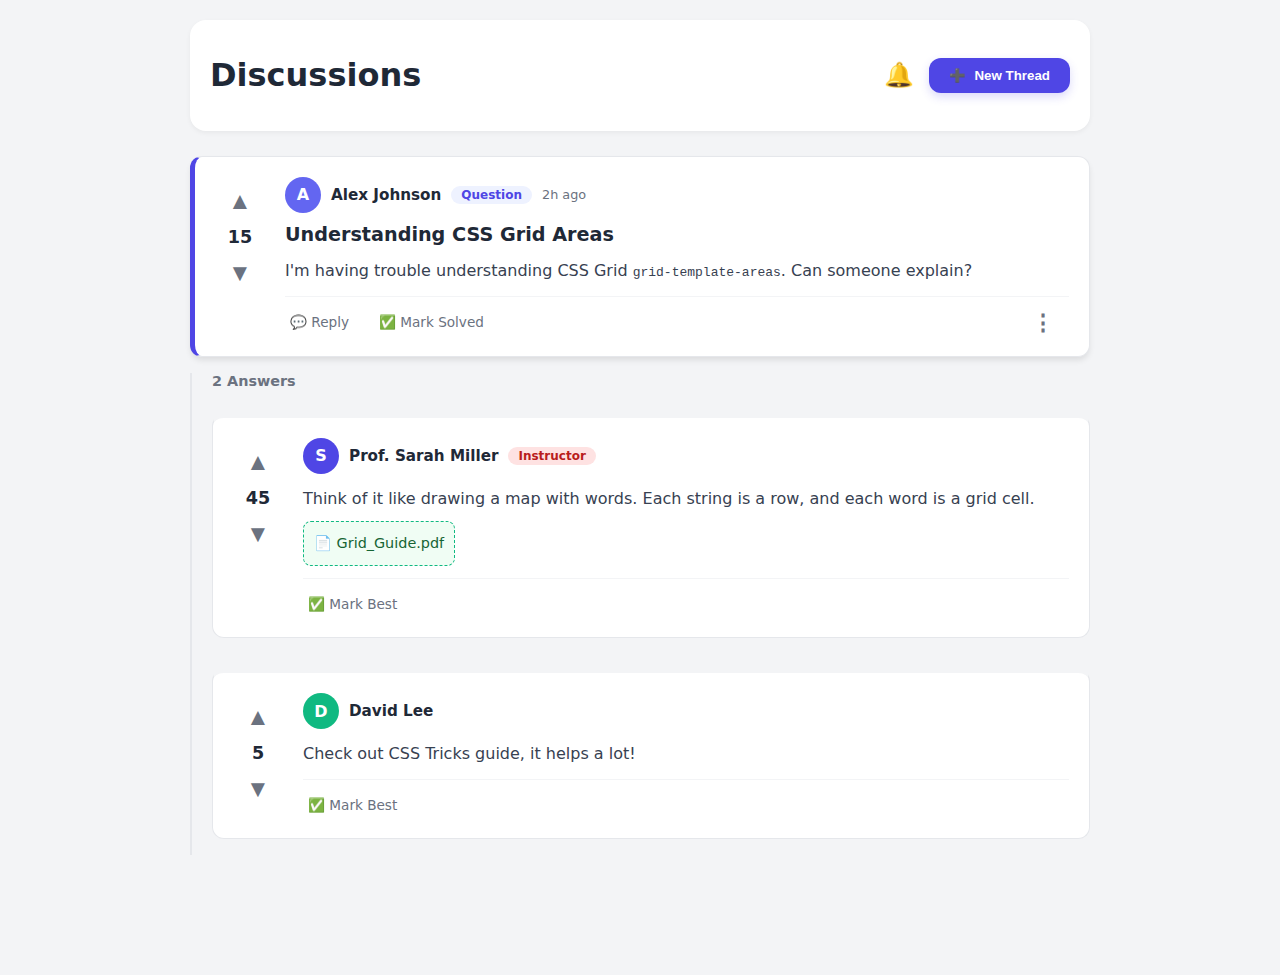
<file: forum.html>
<!DOCTYPE html>
<html lang="en">
<head>
    <meta charset="UTF-8">
    <meta name="viewport" content="width=device-width, initial-scale=1.0">
    <title>Advanced Student Forum</title>
    <style>
        :root {
            --primary: #4f46e5;
            --primary-dark: #4338ca;
            --bg: #f3f4f6;
            --text: #1f2937;
            --muted: #6b7280;
            --card: #ffffff;
            --border: #e5e7eb;
            --success: #10b981;
            --danger: #ef4444;
            --warning: #f59e0b;
            --gold: #fbbf24;
        }

        body {
            font-family: 'Segoe UI', system-ui, sans-serif;
            background-image: url('https://images.pexels.com/photos/13968246/pexels-photo-13968246.jpeg');
            background-size: cover;
            background-position: center;
            background-attachment: fixed;
            background-repeat: no-repeat;
            background-color: #f3f4f6;
            margin: 0;
            padding: 20px;
            color: var(--text);
            padding-bottom: 80px;
            scroll-behavior: smooth;
        }

        .forum-container { max-width: 900px; margin: auto; }

        /* --- HEADER --- */
        .header-row {
            display: flex; justify-content: space-between; align-items: center;
            margin-bottom: 25px; background: white; padding: 15px 20px;
            border-radius: 16px; box-shadow: 0 2px 5px rgba(0,0,0,0.05);
        }

        .notification-bell { position: relative; font-size: 1.5rem; cursor: pointer; margin-right: 15px; }
        .notif-badge {
            position: absolute; top: -5px; right: -5px; background: var(--danger); color: white;
            font-size: 0.7rem; padding: 2px 5px; border-radius: 50%; display: none;
        }
        .notif-badge.show { display: block; }

        .new-thread-btn {
            background: var(--primary); color: white; padding: 10px 20px;
            border-radius: 12px; font-weight: 700; cursor: pointer;
            display: flex; align-items: center; gap: 8px; border: none;
            transition: all 0.3s ease; box-shadow: 0 4px 10px rgba(79, 70, 229, 0.2);
        }
        .new-thread-btn:hover { background: var(--primary-dark); transform: translateY(-2px); }

        /* --- THREAD STRUCTURE --- */
        .thread-wrapper { margin-bottom: 40px; }

        /* --- POST CARD --- */
        .post-card {
            background: var(--card); border: 1px solid var(--border);
            border-radius: 12px; padding: 20px; margin-bottom: 16px;
            display: flex; gap: 20px; position: relative; transition: all 0.3s ease;
        }
        
        .main-thread { border-left: 5px solid var(--primary); box-shadow: 0 4px 6px -1px rgba(0, 0, 0, 0.1); }
        .post-card.best-answer { border: 2px solid var(--gold); background: #fffbeb; order: -1; }
        
        /* --- NEW: VISUALS FOR SOLVED THREAD --- */
        .post-card.thread-solved {
            border-color: var(--success);
            background-color: #f0fdf4; /* Light Green Background */
        }
        .post-card.thread-solved::after {
            content: "✓ SOLVED";
            position: absolute; top: 15px; right: 20px;
            background: var(--success); color: white;
            padding: 4px 12px; border-radius: 20px; font-weight: bold; font-size: 0.8rem;
        }
        
        /* Disabled Button Style */
        .action.disabled {
            opacity: 0.4;
            cursor: not-allowed;
            pointer-events: none;
        }
        /* ------------------------------------- */

        .best-answer-badge {
            display: none; background: var(--gold); color: #78350f;
            font-size: 0.75rem; padding: 2px 8px; border-radius: 12px;
            font-weight: bold; margin-left: auto;
        }
        .post-card.best-answer .best-answer-badge { display: inline-block; }

        .newly-added { animation: slideIn 0.4s ease-out forwards; }
        @keyframes slideIn { from { opacity: 0; transform: translateY(20px); } to { opacity: 1; transform: translateY(0); } }

        /* --- VOTING --- */
        .vote-section { display: flex; flex-direction: column; align-items: center; min-width: 50px; }
        .vote-btn { background: none; border: none; cursor: pointer; font-size: 1.5rem; color: var(--muted); padding: 10px; transition: transform 0.1s; }
        .vote-btn:active { transform: scale(1.3); } 
        .vote-btn.active { color: var(--primary); font-weight: bold; transform: scale(1.1); }
        .vote-count { font-weight: 700; margin: 2px 0; font-size: 1.1rem; }

        /* --- CONTENT --- */
        .post-content { flex: 1; }
        .post-author { display: flex; align-items: center; gap: 10px; margin-bottom: 10px; flex-wrap: wrap;}
        .avatar { width: 36px; height: 36px; border-radius: 50%; background: #6366f1; color: white; display: flex; align-items: center; justify-content: center; font-weight: bold; }
        .author-name { font-weight: 600; font-size: 0.95rem; }
        .badge { font-size: 0.75rem; padding: 2px 10px; border-radius: 20px; font-weight: 600; background: #eef2ff; color: var(--primary); }
        .badge.instructor { background: #fee2e2; color: #b91c1c; }
        .timestamp { font-size: 0.8rem; color: var(--muted); }
        .post-title { margin: 0 0 10px 0; font-size: 1.2rem; font-weight: 700; color: var(--text); }
        .post-body { margin: 12px 0; line-height: 1.6; color: #374151; }
        
        .resource-attachment {
            margin-top: 10px; padding: 10px; background: #f0fdf4;
            border: 1px dashed var(--success); border-radius: 8px;
            display: inline-flex; align-items: center; gap: 8px;
            font-size: 0.9rem; color: #166534; text-decoration: none;
        }
        .resource-attachment:hover { background: #dcfce7; }
        
        .image-preview {
            margin-top: 15px; max-width: 100%; height: auto;
            border-radius: 8px; border: 1px solid var(--border);
            display: block; max-height: 300px; object-fit: contain; background: #000;
        }

        /* --- ACTIONS --- */
        .post-actions {
            display: flex; gap: 20px; font-size: 0.85rem; color: var(--muted);
            border-top: 1px solid #f3f4f6; padding-top: 12px; margin-top: 12px;
            align-items: center; flex-wrap: wrap;
        }
        .action { cursor: pointer; display: flex; align-items: center; gap: 5px; padding: 5px; }
        .action:hover { color: var(--primary); background: #f3f4f6; border-radius: 6px;}
        
        .mod-dropdown { position: relative; margin-left: auto; }
        .mod-btn { background: none; border: none; cursor: pointer; color: var(--muted); font-weight: 600; font-size: 1.4rem; padding: 0 15px; }
        .mod-menu {
            display: none; position: absolute; right: 0; top: 100%;
            background: white; border: 1px solid var(--border);
            box-shadow: 0 10px 15px -3px rgba(0,0,0,0.1);
            border-radius: 8px; z-index: 10; width: 160px; overflow: hidden;
        }
        .mod-dropdown:hover .mod-menu { display: block; }
        .mod-item { padding: 12px 15px; cursor: pointer; font-size: 0.9rem; display: block; text-align: left; width: 100%; border: none; background: none; }
        .mod-item:hover { background: var(--bg); }
        .mod-item.delete { color: var(--danger); }

        /* --- REPLIES & STAGING AREA --- */
        .reply-input-container { margin-top: 15px; display: none; }
        .reply-input-container.active { display: block; }
        
        .reply-textarea { 
            width: 100%; padding: 12px; border: 1px solid var(--border); 
            border-radius: 8px; margin-bottom: 8px; resize: vertical; 
            box-sizing: border-box; font-family: inherit;
        }

        .reply-toolbar { display: flex; gap: 10px; margin-bottom: 10px; flex-wrap: wrap; }
        .reply-link-input { flex: 1; padding: 8px 12px; border: 1px solid var(--border); border-radius: 6px; font-family: inherit; font-size: 0.9rem; }
        .reply-file-label { background: #e5e7eb; padding: 8px 12px; border-radius: 6px; font-size: 0.9rem; cursor: pointer; display: flex; align-items: center; gap: 5px; white-space: nowrap; transition: 0.2s;}
        .reply-file-label:hover { background: #d1d5db; }

        .attachment-staging-area {
            display: flex; gap: 10px; flex-wrap: wrap; margin-bottom: 10px;
        }

        .preview-chip {
            background: #eef2ff; border: 1px solid #c7d2fe;
            color: var(--primary); padding: 5px 10px 5px 5px;
            border-radius: 20px; font-size: 0.85rem; font-weight: 500;
            display: flex; align-items: center; gap: 8px;
            animation: popIn 0.3s cubic-bezier(0.175, 0.885, 0.32, 1.275);
        }
        @keyframes popIn { from { opacity: 0; transform: scale(0.8); } to { opacity: 1; transform: scale(1); } }

        .chip-thumb { width: 24px; height: 24px; border-radius: 50%; object-fit: cover; background: white; }
        .chip-icon { width: 24px; height: 24px; border-radius: 50%; background: white; display: flex; align-items: center; justify-content: center; font-size: 12px; }
        .chip-remove { cursor: pointer; color: var(--muted); font-weight: bold; margin-left: 5px; padding: 2px; border-radius: 50%; }
        .chip-remove:hover { background: rgba(0,0,0,0.1); color: var(--danger); }

        .nested-reply { margin-left: 0; border-top: 4px solid var(--bg); } 
        
        .replies-list {
            margin-top: 10px; padding-left: 20px;
            border-left: 2px solid var(--border);
            display: flex; flex-direction: column; gap: 15px;
        }

        /* --- MODALS --- */
        .modal-overlay {
            position: fixed; top: 0; left: 0; width: 100%; height: 100%;
            background: rgba(0,0,0,0.5); backdrop-filter: blur(4px);
            display: none; justify-content: center; align-items: center; z-index: 1000;
            opacity: 0; transition: opacity 0.3s;
        }
        .modal-overlay.open { display: flex; opacity: 1; }
        .modal-card {
            background: white; width: 90%; max-width: 500px;
            border-radius: 16px; padding: 25px;
            box-shadow: 0 20px 25px -5px rgba(0, 0, 0, 0.1);
            transform: scale(0.95); transition: transform 0.3s;
        }
        .modal-overlay.open .modal-card { transform: scale(1); }
        .form-group { margin-bottom: 15px; }
        .form-label { display: block; margin-bottom: 6px; font-weight: 600; font-size: 0.9rem; color: var(--text); }
        .form-input { width: 100%; padding: 12px; border: 1px solid var(--border); border-radius: 8px; box-sizing: border-box; font-family: inherit; }
        .btn-row { display: flex; justify-content: flex-end; gap: 10px; margin-top: 20px; }
        .btn { padding: 10px 24px; border-radius: 8px; border: none; font-weight: 600; cursor: pointer; }
        .btn-cancel { background: #e5e7eb; color: var(--text); }
        .btn-primary { background: var(--primary); color: white; }
        .btn-danger { background: var(--danger); color: white; }

        /* --- TOAST --- */
        #toast-container { position: fixed; bottom: 80px; right: 20px; z-index: 2000; display: flex; flex-direction: column; gap: 10px;}

        @media (max-width: 600px) {
            .post-card { flex-direction: column; gap: 10px; padding: 15px; }
            .vote-section { flex-direction: row; justify-content: space-between; border-bottom: 1px solid #eee; padding-bottom: 10px; width: 100%;}
            .header-row { flex-direction: row; }
            .replies-list { padding-left: 10px; border: none; }
            
            /* UPDATED: Adjusted floating button to sit above the new Bottom Nav */
            .new-thread-btn {
                position: fixed; bottom: 80px; left: 50%; transform: translateX(-50%);
                z-index: 1000; box-shadow: 0 5px 20px rgba(79, 70, 229, 0.4);
                background: var(--primary); color: white; width: max-content;
            }
        }

        /* ========================================= */
        /* === MOBILE OPTIMIZATION ADDITIONS ======= */
        /* ========================================= */
        .mobile-bottom-nav {
            display: none;
            position: fixed; bottom: 0; left: 0; width: 100%;
            background: white; border-top: 1px solid var(--border);
            justify-content: space-around; padding: 10px 0; z-index: 1900;
            box-shadow: 0 -2px 10px rgba(0,0,0,0.05);
            padding-bottom: env(safe-area-inset-bottom);
        }

        .mobile-nav-item {
            display: flex; flex-direction: column; align-items: center;
            font-size: 0.7rem; color: var(--muted); text-decoration: none;
            cursor: pointer; width: 100%;
        }

        .mobile-nav-item.active { color: var(--primary); font-weight: bold; }
        .mobile-nav-icon { font-size: 1.4rem; margin-bottom: 4px; display: block; }
        
        .mobile-search { display: none; margin-bottom: 15px; }

        @media (max-width: 600px) {
            .mobile-bottom-nav { display: flex; }
            .header-row .notification-bell { display: none; } /* Hide top bell on mobile */
            .mobile-search { display: block; }
            body { padding-bottom: 90px; } /* Add extra padding for bottom nav */
            
            /* Increase touch targets for inputs on mobile */
            .form-input, .reply-textarea, .reply-link-input { padding: 15px; font-size: 16px; } 
        }
    </style>
</head>
<body>

<div class="forum-container">
    
    <header class="header-row">
        <div style="display:flex; align-items:center;">
            <h1>Discussions</h1>
        </div>
        
        <div style="display:flex; align-items:center;">
            <div class="notification-bell" onclick="showNotifications()">
                🔔<span class="notif-badge" id="notif-badge">0</span>
            </div>
            
            <button class="new-thread-btn" onclick="openCreateModal()">
                <span>➕</span> New Thread
            </button>
        </div>
    </header>

    <div class="mobile-search">
        <input type="text" class="form-input" placeholder="🔍 Search topics...">
    </div>

    <div id="discussion-feed">
        
        <div class="thread-wrapper" id="thread-existing">
            
            <div class="post-card main-thread" id="post-main">
                <div class="vote-section">
                    <button class="vote-btn upvote" onclick="vote(this, 1)">▲</button>
                    <span class="vote-count">15</span>
                    <button class="vote-btn downvote" onclick="vote(this, -1)">▼</button>
                </div>
                <div class="post-content">
                    <div class="post-author">
                        <div class="avatar">A</div>
                        <span class="author-name">Alex Johnson</span>
                        <span class="badge">Question</span>
                        <span class="timestamp">2h ago</span>
                    </div>
                    <h3 class="post-title">Understanding CSS Grid Areas</h3>
                    <div class="post-body">
                        I'm having trouble understanding CSS Grid <code>grid-template-areas</code>. Can someone explain?
                    </div>
                    <div class="post-actions">
                        <span class="action" onclick="toggleReply('post-main')">💬 Reply</span>
                        <span class="action" id="solve-btn-post-main" onclick="triggerAction('solve-thread', 'post-main')">✅ Mark Solved</span>
                        
                        <div class="mod-dropdown">
                            <button class="mod-btn">⋮</button>
                            <div class="mod-menu">
                                <button class="mod-item report" onclick="triggerAction('report', 'post-main')">🚩 Report</button>
                                <button class="mod-item delete" onclick="triggerAction('delete', 'post-main')">🗑️ Delete</button>
                            </div>
                        </div>
                    </div>
                    
                    <div class="reply-input-container" id="reply-box-post-main">
                        <textarea class="reply-textarea" placeholder="Type your answer..."></textarea>
                        
                        <div class="attachment-staging-area" id="staging-post-main"></div>

                        <div class="reply-toolbar">
                            <input type="text" class="reply-link-input" placeholder="Paste a link..." oninput="updateLinkPreview(this, 'staging-post-main')">
                            
                            <label class="reply-file-label">
                                📎 Attach File 
                                <input type="file" class="reply-file-input" hidden onchange="updateFilePreview(this, 'staging-post-main')">
                            </label>
                        </div>
                        
                        <button class="btn btn-primary" onclick="postReply('post-main', 'replies-existing')">Post Reply</button>
                    </div>
                </div>
            </div>

            <div class="replies-list" id="replies-existing">
                <h4 style="margin: 0 0 10px 0; color:var(--muted); font-size:0.9rem;">2 Answers</h4>
                
                <div class="post-card nested-reply instructor-post" id="post-2">
                    <div class="vote-section">
                        <button class="vote-btn upvote" onclick="vote(this, 1)">▲</button>
                        <span class="vote-count">45</span>
                        <button class="vote-btn downvote" onclick="vote(this, -1)">▼</button>
                    </div>
                    <div class="post-content">
                        <div class="post-author">
                            <div class="avatar" style="background:var(--primary);">S</div>
                            <span class="author-name">Prof. Sarah Miller</span>
                            <span class="badge instructor">Instructor</span>
                            <span class="best-answer-badge">⭐ Best Answer</span>
                        </div>
                        <div class="post-body">
                            Think of it like drawing a map with words. Each string is a row, and each word is a grid cell.
                            <a href="#" class="resource-attachment" target="_blank">📄 Grid_Guide.pdf</a>
                        </div>
                        <div class="post-actions">
                            <span class="action" onclick="triggerAction('solve', 'this')">✅ Mark Best</span>
                        </div>
                    </div>
                </div>

                <div class="post-card nested-reply" id="post-3">
                    <div class="vote-section">
                        <button class="vote-btn upvote" onclick="vote(this, 1)">▲</button>
                        <span class="vote-count">5</span>
                        <button class="vote-btn downvote" onclick="vote(this, -1)">▼</button>
                    </div>
                    <div class="post-content">
                        <div class="post-author"><div class="avatar" style="background:#10b981;">D</div><span class="author-name">David Lee</span></div>
                        <div class="post-body">Check out CSS Tricks guide, it helps a lot!</div>
                        <div class="post-actions"><span class="action" onclick="triggerAction('solve', 'this')">✅ Mark Best</span></div>
                    </div>
                </div>
            </div>
        </div>

    </div>
</div>

<div class="modal-overlay" id="createModal">
    <div class="modal-card">
        <div class="modal-header"><h2>Create New Thread</h2></div>
        <div class="form-group">
            <label class="form-label">Title</label>
            <input type="text" class="form-input" id="newPostTitle" placeholder="e.g., Question about homework...">
        </div>
        <div class="form-group">
            <label class="form-label">Category</label>
            <select class="form-input" id="newPostCategory">
                <option>Question</option>
                <option>Discussion</option>
            </select>
        </div>
        <div class="form-group">
            <textarea class="form-input" id="newPostContent" rows="4" placeholder="What's on your mind?"></textarea>
        </div>
        <div class="form-group">
            <label class="form-label">Attach Resource (Optional URL)</label>
            <input type="text" class="form-input" id="newPostResource" placeholder="https://...">
        </div>
        <div class="btn-row">
            <button class="btn btn-cancel" onclick="closeModals()">Cancel</button>
            <button class="btn btn-primary" onclick="submitNewThread()">Post</button>
        </div>
    </div>
</div>

<div class="modal-overlay" id="confirmModal">
    <div class="modal-card" style="border-top: 5px solid var(--warning);">
        <div class="modal-header"><h2 id="confirmTitle">Confirm Action</h2></div>
        <p id="confirmMessage" style="color: #4b5563; margin-bottom: 20px;">Are you sure?</p>
        <div class="form-group" id="reasonGroup" style="display:none;">
            <label class="form-label">Reason:</label>
            <select class="form-input" id="confirmReason">
                <option>Spam/Advertising</option>
                <option>Harassment</option>
                <option>Off-topic</option>
            </select>
        </div>
        <div class="btn-row">
            <button class="btn btn-cancel" onclick="closeModals()">Cancel</button>
            <button class="btn btn-danger" id="confirmBtn" onclick="executeAction()">Confirm</button>
        </div>
    </div>
</div>

<nav class="mobile-bottom-nav">
    <div class="mobile-nav-item active">
        <span class="mobile-nav-icon">🏠</span>
        <span>Home</span>
    </div>
    <div class="mobile-nav-item">
        <span class="mobile-nav-icon">🔍</span>
        <span>Search</span>
    </div>
    <div class="mobile-nav-item" onclick="showNotifications()">
        <div style="position: relative; display: inline-block;">
            <span class="mobile-nav-icon">🔔</span>
            <span class="notif-badge" id="mobile-notif-badge" style="top: -2px; right: -5px;">0</span>
        </div>
        <span>Alerts</span>
    </div>
    <div class="mobile-nav-item">
        <span class="mobile-nav-icon">👤</span>
        <span>Me</span>
    </div>
</nav>

<div id="toast-container"></div>

<script>
    // ==========================
    // NOTIFICATIONS
    // ==========================
    let notifCount = 0;
    function showToast(message, type="info") {
        let toast = document.createElement("div");
        toast.innerHTML = message;
        if(type === "error") { toast.style.background = "var(--danger)"; } 
        else if(type === "solved") { toast.style.background = "var(--gold)"; toast.style.color = "#333"; }
        else if(type === "thread-solved") { toast.style.background = "var(--success)"; } 
        else { toast.style.background = "var(--primary)"; }
        
        if(type !== "solved") toast.style.color = "#fff";
        toast.style.padding = "12px 18px";
        toast.style.borderRadius = "8px";
        toast.style.boxShadow = "0 5px 15px rgba(0,0,0,0.2)";
        toast.style.animation = "slideIn 0.3s ease-out";
        document.getElementById('toast-container').appendChild(toast);
        setTimeout(() => toast.remove(), 3000);
    }

    function showNotifications() {
        if(notifCount > 0) { 
            alert(`You have ${notifCount} new interactions!`); 
            notifCount = 0; 
            document.getElementById('notif-badge').classList.remove('show'); 
            // Mobile sync
            document.getElementById('mobile-notif-badge').classList.remove('show');
        }
        else { alert("No new notifications."); }
    }

    // ==========================
    // LIVE PREVIEW LOGIC
    // ==========================
    function updateFilePreview(input, stagingId) {
        const staging = document.getElementById(stagingId);
        const file = input.files[0];
        const existingFile = staging.querySelector('[data-type="file"]');
        if(existingFile) existingFile.remove();

        if (file) {
            const chip = document.createElement('div');
            chip.className = 'preview-chip';
            chip.setAttribute('data-type', 'file');

            let iconHTML = '';
            if(file.type.startsWith('image/')) {
                const url = URL.createObjectURL(file);
                iconHTML = `<img src="${url}" class="chip-thumb">`;
            } else {
                iconHTML = `<div class="chip-icon">📄</div>`;
            }

            chip.innerHTML = `${iconHTML}<span>${file.name}</span><span class="chip-remove" onclick="removeAttachment(this, '${input.id}')">✕</span>`;
            staging.appendChild(chip);
        }
    }

    function updateLinkPreview(input, stagingId) {
        const staging = document.getElementById(stagingId);
        const link = input.value.trim();
        const existingLink = staging.querySelector('[data-type="link"]');
        if(existingLink) existingLink.remove();

        if (link.length > 5) { 
            const chip = document.createElement('div');
            chip.className = 'preview-chip';
            chip.setAttribute('data-type', 'link');
            chip.innerHTML = `<div class="chip-icon">🔗</div><span style="max-width: 150px; overflow: hidden; text-overflow: ellipsis; white-space: nowrap;">${link}</span><span class="chip-remove" onclick="removeLink(this)">✕</span>`;
            staging.appendChild(chip);
        }
    }

    function removeAttachment(btn, inputId) { btn.parentElement.remove(); }
    function removeLink(btn) { 
        // Find input and clear it
        const toolbar = btn.closest('.reply-input-container').querySelector('.reply-link-input');
        if(toolbar) toolbar.value = '';
        btn.parentElement.remove(); 
    }


    // ==========================
    // NEW THREAD LOGIC
    // ==========================
    function submitNewThread() {
        const title = document.getElementById('newPostTitle').value.trim();
        const txt = document.getElementById('newPostContent').value.trim();
        const res = document.getElementById('newPostResource').value.trim();
        const cat = document.getElementById('newPostCategory').value;

        if(!title || !txt) { showToast("⚠️ Title and Content are required!", "error"); return; }
        
        const id = 'post-' + Date.now();
        const replyListId = 'replies-' + Date.now();
        const stagingId = 'staging-' + id;
        const resourceHTML = res ? `<a href="${res}" class="resource-attachment" target="_blank">📎 Attached Resource</a>` : '';
        
        const threadHTML = `
        <div class="thread-wrapper newly-added">
            <div class="post-card main-thread" id="${id}">
                <div class="vote-section">
                    <button class="vote-btn upvote" onclick="vote(this, 1)">▲</button>
                    <span class="vote-count">0</span>
                    <button class="vote-btn downvote" onclick="vote(this, -1)">▼</button>
                </div>
                <div class="post-content">
                    <div class="post-author">
                        <div class="avatar">Y</div><span class="author-name">You</span>
                        <span class="badge">${cat}</span><span class="timestamp">Just now</span>
                    </div>
                    <h3 class="post-title">${title}</h3>
                    <div class="post-body">${txt} ${resourceHTML}</div>
                    <div class="post-actions">
                        <span class="action" onclick="toggleReply('${id}')">💬 Reply</span>
                        
                        <span class="action disabled" id="solve-btn-${id}" onclick="triggerAction('solve-thread', '${id}')">✅ Mark Solved</span>

                        <div class="mod-dropdown">
                            <button class="mod-btn">⋮</button>
                            <div class="mod-menu"><button class="mod-item delete" onclick="triggerAction('delete', '${id}')">🗑️ Delete</button></div>
                        </div>
                    </div>
                    <div class="reply-input-container" id="reply-box-${id}">
                        <textarea class="reply-textarea" placeholder="Type your answer..."></textarea>
                        
                        <div class="attachment-staging-area" id="${stagingId}"></div>

                        <div class="reply-toolbar">
                            <input type="text" class="reply-link-input" placeholder="Paste a link..." oninput="updateLinkPreview(this, '${stagingId}')">
                            <label class="reply-file-label">
                                📎 Attach File 
                                <input type="file" class="reply-file-input" hidden onchange="updateFilePreview(this, '${stagingId}')">
                            </label>
                        </div>
                        <button class="btn btn-primary" onclick="postReply('${id}', '${replyListId}')">Post Reply</button>
                    </div>
                </div>
            </div>
            <div class="replies-list" id="${replyListId}"></div>
        </div>`;
        
        document.getElementById('discussion-feed').insertAdjacentHTML('afterbegin', threadHTML);
        closeModals();
        document.getElementById('newPostTitle').value = "";
        document.getElementById('newPostContent').value = "";
        document.getElementById('newPostResource').value = "";
        showToast("📝 Thread Posted!");
    }

    // ==========================
    // REPLY LOGIC
    // ==========================
    function postReply(inputId, containerId) {
        const box = document.getElementById("reply-box-" + inputId);
        const text = box.querySelector("textarea").value.trim();
        
        const link = box.querySelector(".reply-link-input").value.trim();
        const fileInput = box.querySelector(".reply-file-input");
        const file = fileInput.files.length > 0 ? fileInput.files[0] : null;

        if (text === "" && !link && !file) { showToast("⚠️ Reply cannot be empty!", "error"); return; }

        let attachmentHTML = "";
        
        if(link) attachmentHTML += `<a href="${link}" class="resource-attachment" target="_blank">🔗 ${link}</a>`;

        if(file) {
            const fileUrl = URL.createObjectURL(file);
            if(file.type.startsWith('image/')) {
                attachmentHTML += `<div><img src="${fileUrl}" class="image-preview" alt="User Image"></div>`;
            } else {
                attachmentHTML += `<a href="${fileUrl}" class="resource-attachment" target="_blank">📄 ${file.name}</a>`;
            }
        }

        const html = `
        <div class="post-card nested-reply newly-added">
            <div class="vote-section">
                <button class="vote-btn upvote" onclick="vote(this, 1)">▲</button>
                <span class="vote-count">0</span>
                <button class="vote-btn downvote" onclick="vote(this, -1)">▼</button>
            </div>
            <div class="post-content">
                <div class="post-author">
                    <div class="avatar">Y</div><span class="author-name">You</span>
                    <span class="timestamp">Just now</span>
                </div>
                <div class="post-body">
                    ${text}
                    ${attachmentHTML}
                </div>
                <div class="post-actions">
                    <span class="action" onclick="triggerAction('solve', 'this')">✅ Mark Best</span>
                    <span class="action" onclick="this.closest('.post-card').remove()">🗑️ Delete</span>
                </div>
            </div>
        </div>`;

        const list = document.getElementById(containerId);
        list.insertAdjacentHTML("afterbegin", html);

        // --- NEW LOGIC: ENABLE SOLVED BUTTON ON MAIN THREAD ---
        // inputId is the Main Post ID (e.g., post-123)
        const solveBtn = document.querySelector(`#solve-btn-${inputId}`);
        if(solveBtn) {
            solveBtn.classList.remove('disabled');
        }
        // -----------------------------------------------------

        // Reset Inputs & Staging
        box.classList.remove("active");
        box.querySelector("textarea").value = "";
        box.querySelector(".reply-link-input").value = "";
        fileInput.value = "";
        box.querySelector(".attachment-staging-area").innerHTML = ""; 
        
        showToast("📢 Reply posted!");
        notifCount++;
        document.getElementById('notif-badge').innerText = notifCount;
        document.getElementById('notif-badge').classList.add('show');
        
        // SYNC MOBILE BADGE MANUALLY
        document.getElementById('mobile-notif-badge').innerText = notifCount;
        document.getElementById('mobile-notif-badge').classList.add('show');
    }

    // ==========================
    // VOTING
    // ==========================
    function vote(btn, val) {
        const voteSection = btn.parentElement;
        const countEl = voteSection.querySelector(".vote-count");
        let count = parseInt(countEl.innerText);
        const upBtn = voteSection.querySelector(".upvote");
        const downBtn = voteSection.querySelector(".downvote");
        const upActive = upBtn.classList.contains("active");
        const downActive = downBtn.classList.contains("active");

        if (val === 1) { 
            if (upActive) { upBtn.classList.remove("active"); count--; } 
            else { upBtn.classList.add("active"); count++; if (downActive) { downBtn.classList.remove("active"); count++; } }
        }
        if (val === -1) { 
            if (downActive) { downBtn.classList.remove("active"); count++; } 
            else { downBtn.classList.add("active"); count--; if (upActive) { upBtn.classList.remove("active"); count--; } }
        }
        countEl.innerText = count;
        const replyList = btn.closest('.replies-list');
        if(replyList) setTimeout(() => sortReplies(replyList), 500); 
    }

    function sortReplies(container) {
        const replies = Array.from(container.children).filter(child => child.classList.contains('post-card'));
        replies.sort((a, b) => {
            const isBestA = a.classList.contains('best-answer');
            const isBestB = b.classList.contains('best-answer');
            if (isBestA && !isBestB) return -1;
            if (!isBestA && isBestB) return 1;
            const votesA = parseInt(a.querySelector('.vote-count').innerText);
            const votesB = parseInt(b.querySelector('.vote-count').innerText);
            return votesB - votesA;
        });
        const headers = Array.from(container.children).filter(child => !child.classList.contains('post-card'));
        container.innerHTML = "";
        headers.forEach(h => container.appendChild(h));
        replies.forEach(node => container.appendChild(node));
    }

    // ==========================
    // ACTIONS & MODAL
    // ==========================
    let pendingAction = null; 

    function closeModals() {
        document.querySelectorAll('.modal-overlay').forEach(el => el.classList.remove('open'));
        document.getElementById('reasonGroup').style.display = 'none';
        document.getElementById('confirmBtn').className = 'btn btn-danger';
        document.getElementById('confirmBtn').innerText = "Confirm";
    }

    function toggleReply(id) {
        const box = document.getElementById(`reply-box-${id}`);
        box.classList.toggle('active');
        if(box.classList.contains('active')) box.querySelector('textarea').focus();
    }

    function openCreateModal() { document.getElementById('createModal').classList.add('open'); }

    function triggerAction(type, targetId) {
        const modal = document.getElementById('confirmModal');
        const title = document.getElementById('confirmTitle');
        const msg = document.getElementById('confirmMessage');
        const reasonGroup = document.getElementById('reasonGroup');
        const confirmBtn = document.getElementById('confirmBtn');

        reasonGroup.style.display = 'none';
        confirmBtn.className = 'btn btn-danger';
        
        let el = null;
        if (type !== 'solve-thread') {
             el = targetId === 'this' ? event.target.closest('.post-card') : document.getElementById(targetId);
        } else {
             el = document.getElementById(targetId);
        }

        if (type === 'delete') {
            title.innerText = "Delete Content?"; msg.innerText = "Permanent action."; reasonGroup.style.display = 'block'; 
            pendingAction = () => { el.remove(); showToast("🗑️ Content deleted"); };
        } 
        else if (type === 'report') {
            title.innerText = "Report Content"; msg.innerText = "Reason for reporting?"; reasonGroup.style.display = 'block';
            confirmBtn.className = 'btn btn-primary';
            pendingAction = () => { showToast("🚩 Report sent to admin"); };
        }
        else if (type === 'solve') { // Mark a reply as Best Answer
            title.innerText = "Mark Best Answer?"; msg.innerText = "This will pin this answer to the top.";
            confirmBtn.className = 'btn btn-primary'; confirmBtn.innerText = "Yes, Mark Best";
            pendingAction = () => {
                const list = el.closest('.replies-list');
                if(list) {
                    list.querySelectorAll('.post-card').forEach(c => c.classList.remove('best-answer'));
                    el.classList.add('best-answer');
                    showToast("⭐ Answer marked as Solved!", "solved");
                    sortReplies(list);
                }
            };
        }
        else if (type === 'solve-thread') { // Mark the main thread as Solved
            title.innerText = "Mark Thread as Solved?"; msg.innerText = "This indicates the question has been answered.";
            confirmBtn.className = 'btn btn-primary'; confirmBtn.innerText = "Yes, Solve";
            pendingAction = () => {
                el.classList.add('thread-solved');
                // Change button text
                const btn = document.querySelector(`#solve-btn-${targetId}`);
                if(btn) btn.innerText = "✓ Solved";
                showToast("✅ Thread marked as Solved!", "thread-solved");
            };
        }
        modal.classList.add('open');
    }

    function executeAction() { if (pendingAction) pendingAction(); closeModals(); pendingAction = null; }

    // ==========================
    // MOBILE NAV INTERACTION
    // ==========================
    document.querySelectorAll('.mobile-nav-item').forEach(item => {
        item.addEventListener('click', function() {
            if(!this.onclick) { // If no specific onclick function
                document.querySelectorAll('.mobile-nav-item').forEach(i => i.classList.remove('active'));
                this.classList.add('active');
            }
        });
    });

</script>

</body>
</html>
</file>
